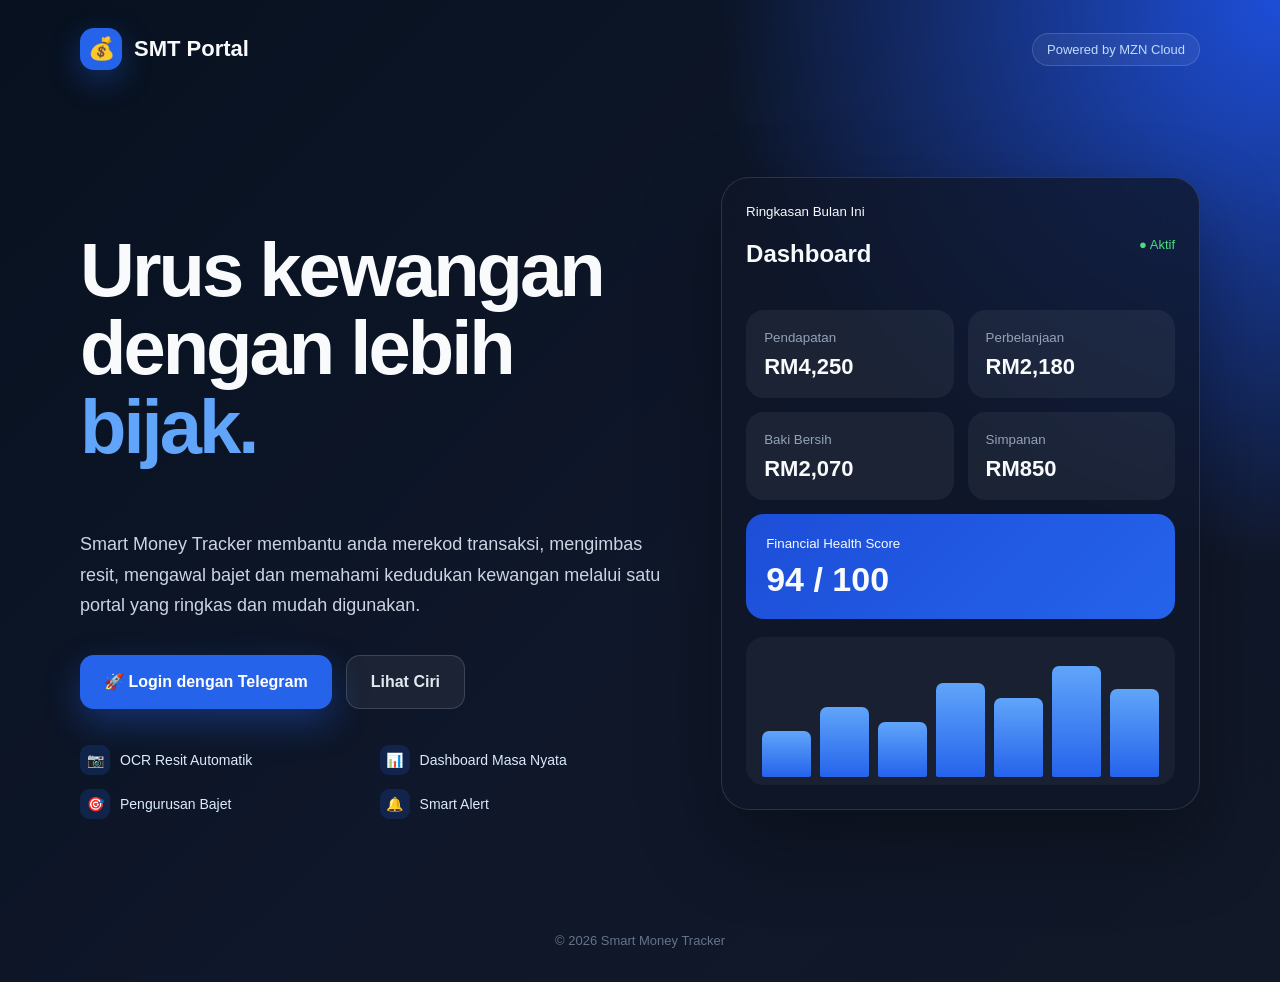
<file: index.html>
<!DOCTYPE html>
<html lang="ms">
<head>
    <meta charset="UTF-8">
    <meta name="viewport" content="width=device-width, initial-scale=1.0">

    <title>SMT Portal | Smart Money Tracker</title>

    <link rel="stylesheet" href="assets/css/style.css">
</head>

<body>

<div class="container">

    <nav>

        <div class="brand">
            <div class="logo">💰</div>
            <span>SMT Portal</span>
        </div>

        <div class="badge">
            Powered by MZN Cloud
        </div>

    </nav>

    <main class="hero">

        <section>

            <h1>
                Urus kewangan dengan lebih
                <span>bijak.</span>
            </h1>

            <p class="subtitle">

                Smart Money Tracker membantu anda merekod transaksi,
                mengimbas resit, mengawal bajet dan memahami kedudukan
                kewangan melalui satu portal yang ringkas dan mudah digunakan.

            </p>

            <div class="actions">

                <a class="button button-primary"
                   href="https://t.me/perbelanjaanAKu_bot"
                   target="_blank">

                    🚀 Login dengan Telegram

                </a>

                <a class="button button-secondary"
                   href="#features">

                    Lihat Ciri

                </a>

            </div>

            <div class="features" id="features">

                <div class="feature">
                    <span class="feature-icon">📷</span>
                    OCR Resit Automatik
                </div>

                <div class="feature">
                    <span class="feature-icon">📊</span>
                    Dashboard Masa Nyata
                </div>

                <div class="feature">
                    <span class="feature-icon">🎯</span>
                    Pengurusan Bajet
                </div>

                <div class="feature">
                    <span class="feature-icon">🔔</span>
                    Smart Alert
                </div>

            </div>

        </section>

        <section class="dashboard-card">

            <div class="card-header">

                <div>

                    <small>Ringkasan Bulan Ini</small>

                    <h2>Dashboard</h2>

                </div>

                <div class="status">

                    ● Aktif

                </div>

            </div>

            <div class="summary-grid">

                <div class="summary">

                    <small>Pendapatan</small>

                    <strong>RM4,250</strong>

                </div>

                <div class="summary">

                    <small>Perbelanjaan</small>

                    <strong>RM2,180</strong>

                </div>

                <div class="summary">

                    <small>Baki Bersih</small>

                    <strong>RM2,070</strong>

                </div>

                <div class="summary">

                    <small>Simpanan</small>

                    <strong>RM850</strong>

                </div>

            </div>

            <div class="score">

                <small>Financial Health Score</small>

                <strong>94 / 100</strong>

            </div>

            <div class="chart">

                <div class="bar" style="height:38%"></div>
                <div class="bar" style="height:58%"></div>
                <div class="bar" style="height:46%"></div>
                <div class="bar" style="height:78%"></div>
                <div class="bar" style="height:66%"></div>
                <div class="bar" style="height:92%"></div>
                <div class="bar" style="height:73%"></div>

            </div>

        </section>

    </main>

    <footer>

        © 2026 Smart Money Tracker

    </footer>

</div>

<script src="assets/js/app.js"></script>
</body>
</html>
</file>
<file: assets/css/style.css>
body {
    box-sizing: border-box;
    margin: 0;
    padding: 0;
}

body {
    font-family: Arial, sans-serif;
    min-height: 100vh;
    color: #f8fafc;
    background:
        radial-gradient(circle at top right, #1d4ed8 0%, transparent 35%),
        linear-gradient(135deg, #07111f, #0f172a 55%, #111827);
}

.container {
    width: min(1120px, 92%);
    margin: auto;
}

nav {
    display: flex;
    align-items: center;
    justify-content: space-between;
    padding: 28px 0;
}

.brand {
    display: flex;
    align-items: center;
    gap: 12px;
    font-size: 22px;
    font-weight: 700;
}

.logo {
    display: grid;
    place-items: center;
    width: 42px;
    height: 42px;
    border-radius: 14px;
    background: #2563eb;
    box-shadow: 0 10px 30px rgba(37, 99, 235, 0.35);
}

.badge {
    padding: 8px 14px;
    border: 1px solid rgba(255, 255, 255, 0.15);
    border-radius: 999px;
    color: #bfdbfe;
    background: rgba(255, 255, 255, 0.06);
    font-size: 13px;
}

.hero {
    display: grid;
    grid-template-columns: 1.1fr 0.9fr;
    gap: 56px;
    align-items: center;
    padding: 70px 0 90px;
}

h1 {
    max-width: 720px;
    font-size: clamp(42px, 7vw, 76px);
    line-height: 1.03;
    letter-spacing: -3px;
}

h1 span {
    color: #60a5fa;
}

.subtitle {
    max-width: 640px;
    margin-top: 24px;
    color: #cbd5e1;
    font-size: 18px;
    line-height: 1.7;
}

.actions {
    display: flex;
    flex-wrap: wrap;
    gap: 14px;
    margin-top: 34px;
}

.button {
    display: inline-flex;
    align-items: center;
    justify-content: center;
    min-height: 52px;
    padding: 0 24px;
    border-radius: 14px;
    text-decoration: none;
    font-weight: 700;
    transition: 0.2s ease;
}

.button-primary {
    color: white;
    background: #2563eb;
    box-shadow: 0 14px 35px rgba(37, 99, 235, 0.35);
}

.button-secondary {
    color: #e2e8f0;
    border: 1px solid rgba(255, 255, 255, 0.15);
    background: rgba(255, 255, 255, 0.06);
}

.button:hover {
    transform: translateY(-2px);
}

.features {
    display: grid;
    grid-template-columns: repeat(2, minmax(0, 1fr));
    gap: 14px;
    margin-top: 36px;
}

.feature {
    display: flex;
    gap: 10px;
    align-items: center;
    color: #dbeafe;
    font-size: 14px;
}

.feature-icon {
    display: grid;
    place-items: center;
    width: 30px;
    height: 30px;
    border-radius: 9px;
    background: rgba(37, 99, 235, 0.18);
}

.dashboard-card {
    padding: 24px;
    border: 1px solid rgba(255, 255, 255, 0.12);
    border-radius: 28px;
    background: rgba(15, 23, 42, 0.76);
    box-shadow: 0 32px 80px rgba(0, 0, 0, 0.35);
    backdrop-filter: blur(18px);
}

.card-header {
    display: flex;
    justify-content: space-between;
    align-items: center;
    margin-bottom: 22px;
}

.status {
    color: #4ade80;
    font-size: 13px;
}

.summary-grid {
    display: grid;
    grid-template-columns: repeat(2, 1fr);
    gap: 14px;
}

.summary {
    padding: 18px;
    border-radius: 18px;
    background: rgba(255, 255, 255, 0.055);
}

.summary small {
    color: #94a3b8;
}

.summary strong {
    display: block;
    margin-top: 8px;
    font-size: 22px;
}

.score {
    margin-top: 14px;
    padding: 20px;
    border-radius: 18px;
    background: linear-gradient(135deg, #1d4ed8, #2563eb);
}

.score strong {
    display: block;
    margin-top: 8px;
    font-size: 34px;
}

.chart {
    display: flex;
    align-items: end;
    gap: 9px;
    height: 120px;
    margin-top: 18px;
    padding: 20px 16px 8px;
    border-radius: 18px;
    background: rgba(255, 255, 255, 0.045);
}

.bar {
    flex: 1;
    min-height: 18px;
    border-radius: 7px 7px 2px 2px;
    background: linear-gradient(#60a5fa, #2563eb);
}

footer {
    padding: 24px 0 34px;
    color: #64748b;
    text-align: center;
    font-size: 13px;
}

@media (max-width: 820px) {
    .hero {
        grid-template-columns: 1fr;
        padding-top: 40px;
    }

    h1 {
        letter-spacing: -2px;
    }
}

@media (max-width: 520px) {
    .badge {
        display: none;
    }

    .features,
    .summary-grid {
        grid-template-columns: 1fr;
    }

    .actions {
        flex-direction: column;
    }

    .button {
        width: 100%;
    }
}
</file>
<file: assets/css/dashboard.css>
* {
  box-sizing: border-box;
  margin: 0;
  padding: 0;
}

:root {
  --background: #07111f;
  --sidebar: #0b1628;
  --panel: #101d33;
  --panel-light: #17253d;
  --border: rgba(255, 255, 255, 0.08);
  --text: #f8fafc;
  --muted: #94a3b8;
  --primary: #2563eb;
  --primary-light: #60a5fa;
  --green: #22c55e;
  --red: #f87171;
  --orange: #f59e0b;
}

body {
  min-height: 100vh;
  color: var(--text);
  background: var(--background);
  font-family: Arial, sans-serif;
}

.sidebar {
  position: fixed;
  top: 0;
  bottom: 0;
  left: 0;
  display: flex;
  flex-direction: column;
  width: 260px;
  padding: 28px 20px;
  border-right: 1px solid var(--border);
  background: var(--sidebar);
  overflow: hidden;
}

.sidebar-brand {
  display: flex;
  align-items: center;
  gap: 12px;
  padding: 0 8px 30px;
}

.logo {
  display: grid;
  place-items: center;
  width: 44px;
  height: 44px;
  border-radius: 14px;
  background: var(--primary);
  box-shadow: 0 12px 30px rgba(37, 99, 235, 0.32);
}

.sidebar-brand strong {
  display: block;
  font-size: 17px;
}

.sidebar-brand small {
  display: block;
  margin-top: 4px;
  color: var(--muted);
  font-size: 11px;
}

.sidebar-menu {
  display: flex;
  flex: 1;
  min-height: 0;
  flex-direction: column;
  gap: 7px;
  overflow-y: auto;
  scrollbar-width: thin;
}

.menu-item {
  display: flex;
  align-items: center;
  gap: 13px;
  min-height: 47px;
  padding: 0 15px;
  border-radius: 13px;
  color: #cbd5e1;
  text-decoration: none;
  font-size: 14px;
  transition: 0.2s ease;
}

.menu-item:hover {
  color: white;
  background: rgba(255, 255, 255, 0.055);
}

.menu-item.active {
  color: white;
  background: var(--primary);
  box-shadow: 0 12px 28px rgba(37, 99, 235, 0.23);
}

.menu-divider {
  height: 1px;
  margin: 12px 8px;
  background: var(--border);
}

.menu-divider,
.sidebar-footer {
  flex-shrink: 0;
}

.sidebar-footer {
  margin-top: auto;
  padding: 20px 8px 0;
  display: flex;
  flex-direction: column;
  gap: 10px;
}

.sidebar-footer a {
  color: var(--muted);
  text-decoration: none;
  font-size: 12px;
  transition: 0.2s ease;
}

.sidebar-footer a:hover {
  color: var(--text);
}

.logout-btn {
  display: flex;
  align-items: center;
  justify-content: center;
  gap: 8px;
  padding: 10px 15px;
  border: 1px solid var(--red);
  border-radius: 10px;
  color: var(--red);
  background: transparent;
  font-size: 12px;
  font-weight: 600;
  font-family: Arial, sans-serif;
  cursor: pointer;
  transition: 0.2s ease;
  width: 100%;
  white-space: nowrap;
  overflow: hidden;
  text-overflow: ellipsis;
  min-height: 36px;
}

.logout-btn:hover {
  color: white;
  background: rgba(248, 113, 113, 0.15);
  border-color: var(--red);
  transform: translateY(-1px);
}

.main-content {
  min-height: 100vh;
  margin-left: 260px;
  padding: 34px;
  background:
    radial-gradient(circle at top right, rgba(37, 99, 235, 0.18), transparent 28%),
    var(--background);
}

.topbar {
  display: flex;
  align-items: center;
  justify-content: space-between;
  margin-bottom: 30px;
}

.welcome-text {
  margin-bottom: 6px;
  color: var(--muted);
  font-size: 13px;
}

.topbar h1 {
  font-size: 27px;
}

.topbar-actions {
  display: flex;
  align-items: center;
  gap: 18px;
}

.icon-button {
  position: relative;
  width: 43px;
  height: 43px;
  border: 1px solid var(--border);
  border-radius: 13px;
  color: white;
  background: var(--panel);
  cursor: pointer;
}

.notification-dot {
  position: absolute;
  top: 8px;
  right: 8px;
  width: 7px;
  height: 7px;
  border-radius: 50%;
  background: var(--red);
}

.profile {
  display: flex;
  align-items: center;
  gap: 11px;
}

.avatar {
  display: grid;
  place-items: center;
  width: 43px;
  height: 43px;
  border-radius: 14px;
  font-size: 13px;
  font-weight: 700;
  background: linear-gradient(135deg, var(--primary), #7c3aed);
}

.profile-info strong,
.profile-info small {
  display: block;
}

.profile-info strong {
  font-size: 13px;
}

.profile-info small {
  margin-top: 4px;
  color: var(--muted);
  font-size: 11px;
}

.summary-cards {
  display: grid;
  grid-template-columns: repeat(4, minmax(0, 1fr));
  gap: 18px;
  margin-bottom: 20px;
}

.summary-card {
  padding: 22px;
  border: 1px solid var(--border);
  border-radius: 20px;
  background: rgba(16, 29, 51, 0.88);
}

.card-title {
  display: flex;
  align-items: center;
  gap: 10px;
  color: var(--muted);
  font-size: 13px;
}

.card-icon {
  display: grid;
  place-items: center;
  width: 31px;
  height: 31px;
  border-radius: 9px;
  font-weight: 700;
}

.income-icon {
  color: #4ade80;
  background: rgba(34, 197, 94, 0.14);
}

.expense-icon {
  color: #fb7185;
  background: rgba(244, 63, 94, 0.14);
}

.balance-icon {
  background: rgba(37, 99, 235, 0.17);
}

.score-icon {
  background: rgba(245, 158, 11, 0.16);
}

.amount {
  display: block;
  margin: 20px 0 10px;
  font-size: 26px;
}

.change {
  font-size: 11px;
}

.positive {
  color: #4ade80;
}

.negative {
  color: #fb7185;
}

.score-text {
  color: #bfdbfe;
}

.score-card {
  background: linear-gradient(135deg, #1d4ed8, #2563eb);
}

.dashboard-grid {
  display: grid;
  grid-template-columns: 1.4fr 0.8fr;
  gap: 20px;
}

.panel {
  padding: 24px;
  border: 1px solid var(--border);
  border-radius: 22px;
  background: rgba(16, 29, 51, 0.88);
}

.panel-header {
  display: flex;
  align-items: center;
  justify-content: space-between;
  margin-bottom: 24px;
}

.panel-label {
  margin-bottom: 6px;
  color: var(--muted);
  font-size: 11px;
}

.panel h2 {
  font-size: 18px;
}

.panel-header select {
  padding: 9px 12px;
  border: 1px solid var(--border);
  border-radius: 10px;
  color: white;
  background: var(--panel-light);
}

.panel-header a {
  color: var(--primary-light);
  text-decoration: none;
  font-size: 12px;
}

.chart-area {
  position: relative;
  height: 270px;
}

.chart-lines {
  position: absolute;
  inset: 10px 0 35px;
  display: flex;
  flex-direction: column;
  justify-content: space-between;
}

.chart-lines span {
  width: 100%;
  border-top: 1px dashed rgba(255, 255, 255, 0.08);
}

.chart-bars {
  position: absolute;
  inset: 10px 0 0;
  display: flex;
  justify-content: space-around;
  align-items: flex-end;
}

.chart-column {
  display: flex;
  align-items: flex-end;
  justify-content: center;
  gap: 5px;
  width: 13%;
  height: 100%;
  padding-bottom: 28px;
  position: relative;
}

.chart-column small {
  position: absolute;
  bottom: 0;
  color: var(--muted);
}

.bar {
  width: 13px;
  min-height: 12px;
  border-radius: 6px 6px 2px 2px;
}

.bar.income {
  background: var(--primary);
}

.bar.expense {
  background: #38bdf8;
  opacity: 0.55;
}

.chart-legend {
  display: flex;
  gap: 24px;
  margin-top: 14px;
  color: var(--muted);
  font-size: 11px;
}

.chart-legend span {
  display: flex;
  align-items: center;
  gap: 8px;
}

.chart-legend i {
  width: 9px;
  height: 9px;
  border-radius: 50%;
}

.legend-income {
  background: var(--primary);
}

.legend-expense {
  background: #38bdf8;
}

.budget-percent {
  display: grid;
  place-items: center;
  width: 48px;
  height: 48px;
  border-radius: 50%;
  color: white;
  font-size: 12px;
  background: var(--primary);
}

.progress-track {
  height: 11px;
  overflow: hidden;
  border-radius: 999px;
  background: var(--panel-light);
}

.progress-value {
  width: 73%;
  height: 100%;
  border-radius: inherit;
  background: linear-gradient(90deg, var(--primary), #38bdf8);
}

.budget-details {
  display: grid;
  grid-template-columns: repeat(2, 1fr);
  gap: 13px;
  margin-top: 22px;
}

.budget-details div {
  padding: 15px;
  border-radius: 14px;
  background: var(--panel-light);
}

.budget-details small,
.budget-details strong {
  display: block;
}

.budget-details small {
  margin-bottom: 8px;
  color: var(--muted);
  font-size: 10px;
}

.budget-warning {
  margin-top: 16px;
  padding: 14px;
  border-radius: 13px;
  color: #bfdbfe;
  background: rgba(37, 99, 235, 0.13);
  font-size: 11px;
}

.category-list,
.transaction-list {
  display: flex;
  flex-direction: column;
}

.category-item,
.transaction-item {
  display: flex;
  align-items: center;
  justify-content: space-between;
  padding: 15px 0;
  border-bottom: 1px solid var(--border);
}

.category-item:last-child,
.transaction-item:last-child {
  border-bottom: none;
}

.category-name,
.transaction-left {
  display: flex;
  align-items: center;
  gap: 12px;
}

.category-icon,
.transaction-icon {
  display: grid;
  place-items: center;
  width: 40px;
  height: 40px;
  border-radius: 12px;
  background: var(--panel-light);
}

.category-name strong,
.category-name small,
.transaction-left strong,
.transaction-left small {
  display: block;
}

.category-name strong,
.transaction-left strong {
  font-size: 12px;
}

.category-name small,
.transaction-left small {
  margin-top: 5px;
  color: var(--muted);
  font-size: 10px;
}

.category-item > strong,
.transaction-amount {
  font-size: 12px;
}

.income-amount {
  color: #4ade80;
}

.expense-amount {
  color: #f8fafc;
}

.dashboard-footer {
  padding: 28px 0 5px;
  color: #64748b;
  text-align: center;
  font-size: 11px;
}

@media (max-width: 1100px) {
  .summary-cards {
    grid-template-columns: repeat(2, 1fr);
  }

  .dashboard-grid {
    grid-template-columns: 1fr;
  }
}

@media (max-width: 760px) {
  .sidebar {
    position: static;
    width: 100%;
    min-height: auto;
    overflow: visible;
  }

  .sidebar-menu {
    display: grid;
    grid-template-columns: repeat(2, 1fr);
    gap: 7px;
    overflow: visible;
  }


  .sidebar-footer {
    margin-top: 10px;
    padding: 10px 8px 0;
    border-top: 1px solid var(--border);
    display: flex;
    flex-direction: column;
    gap: 10px;
  }

  .logout-btn {
    padding: 8px 12px;
    font-size: 11px;
    width: 100%;
  }

  .main-content {
    margin-left: 0;
    padding: 22px;
  }

  .topbar {
    align-items: flex-start;
  }

  .profile-info {
    display: none;
  }
}

@media (max-width: 520px) {
  .summary-cards {
    grid-template-columns: 1fr;
  }

  .sidebar-menu {
    grid-template-columns: 1fr;
  }

  .topbar h1 {
    font-size: 22px;
  }

  .panel {
    padding: 18px;
  }

  .budget-details {
    grid-template-columns: 1fr;
  }
}
</file>
